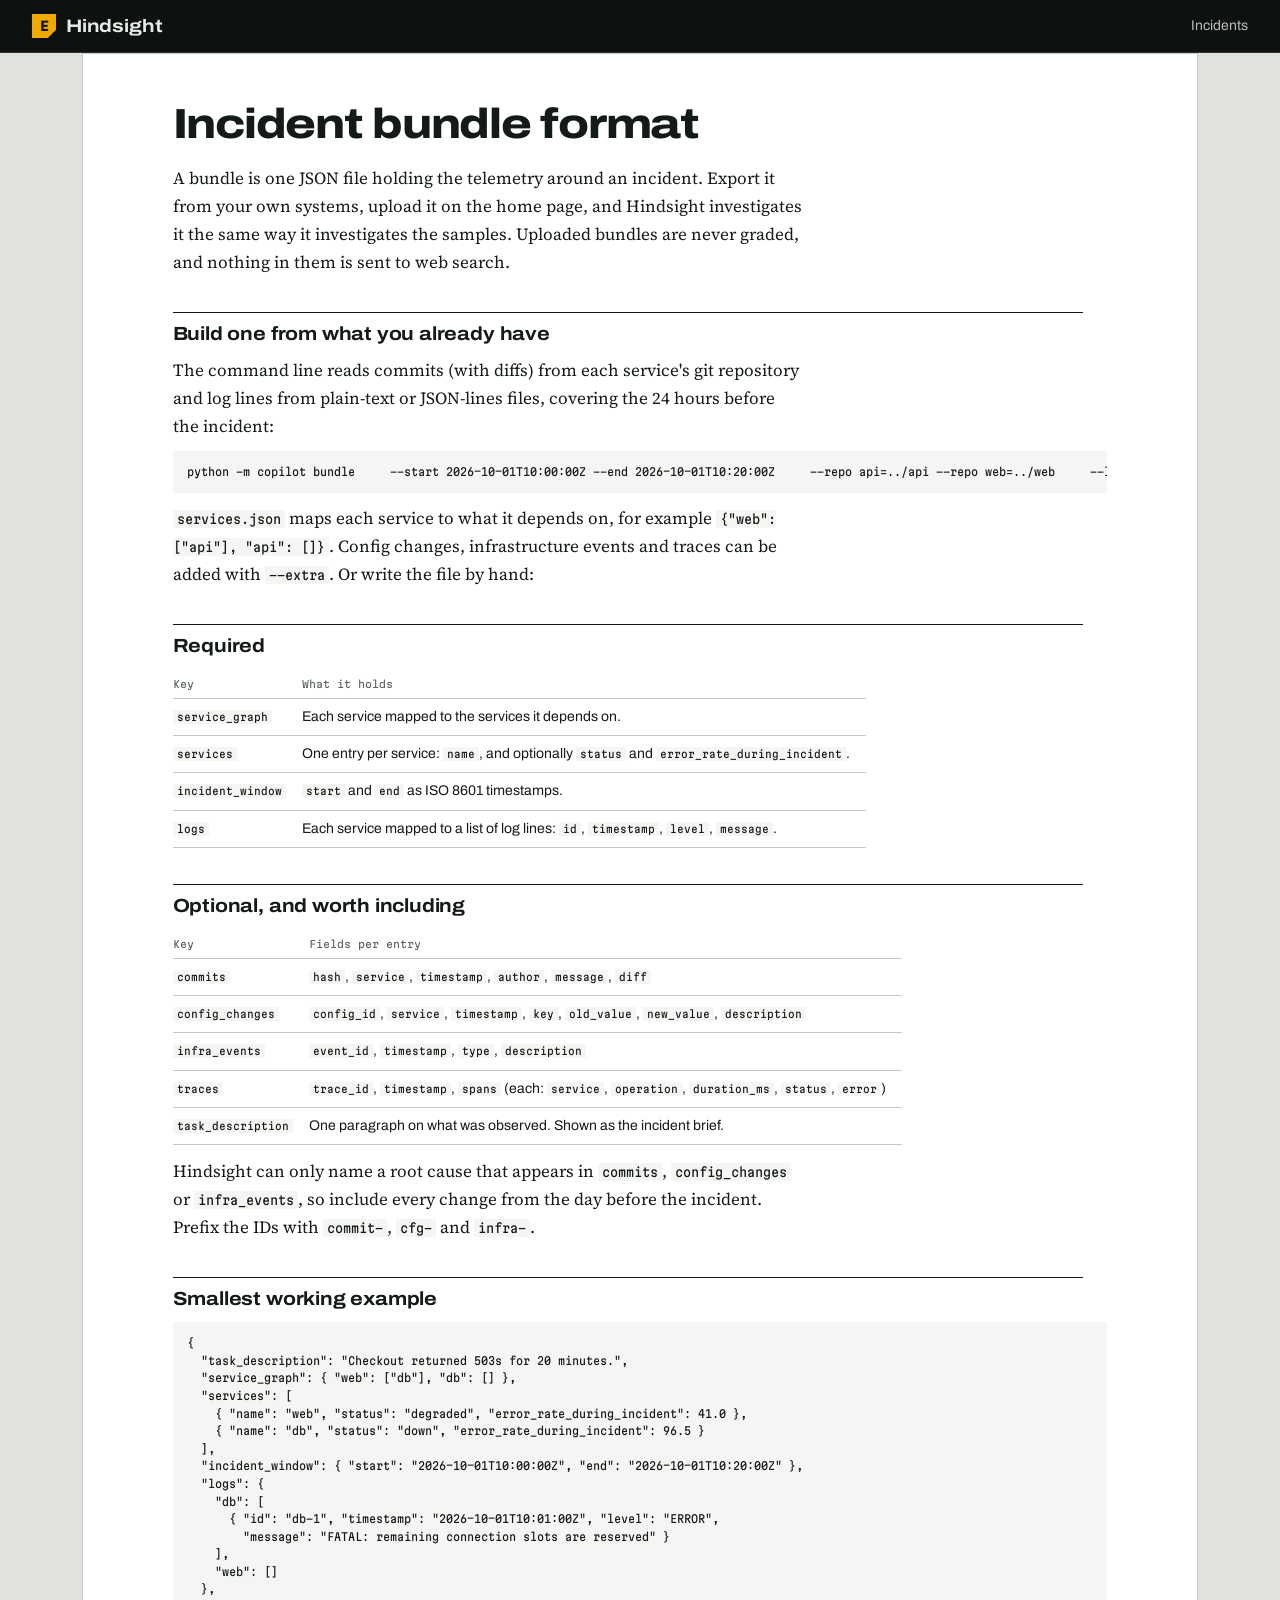
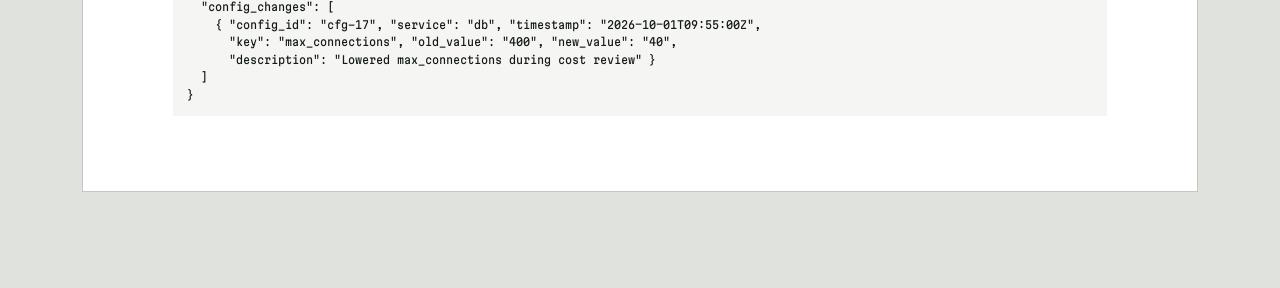
<file: static/copilot/bundle-format.html>
<!doctype html>
<html lang="en">
<head>
<meta charset="utf-8">
<meta name="viewport" content="width=device-width, initial-scale=1">
<title>Incident bundle format · Hindsight</title>
<link rel="preconnect" href="https://fonts.googleapis.com">
<link rel="preconnect" href="https://fonts.gstatic.com" crossorigin>
<link href="https://fonts.googleapis.com/css2?family=Archivo:ital,wdth,wght@0,62..125,400..800;1,62..125,400..800&family=Martian+Mono:wdth,wght@75..112,400..700&family=Source+Serif+4:opsz,wght@8..60,400;8..60,600&display=swap" rel="stylesheet">
<link rel="stylesheet" href="/static/copilot/copilot.css?v=7">
</head>
<body>
<header class="bar">
  <a class="brand" href="/" aria-label="Hindsight home">
    <span class="brand-mark" aria-hidden="true">E</span>
    <span class="brand-name">Hindsight</span>
  </a>
  <p class="bar-note"></p>
  <nav class="bar-nav"><a href="/">Incidents</a></nav>
</header>
<main class="home">
  <article class="doc">
    <h1>Incident bundle format</h1>
    <p>A bundle is one JSON file holding the telemetry around an incident. Export it from your own systems, upload it on the home page, and Hindsight investigates it the same way it investigates the samples. Uploaded bundles are never graded, and nothing in them is sent to web search.</p>

    <h2>Build one from what you already have</h2>
    <p>The command line reads commits (with diffs) from each service's git repository and log lines from plain-text or JSON-lines files, covering the 24 hours before the incident:</p>
<pre><code>python -m copilot bundle     --start 2026-10-01T10:00:00Z --end 2026-10-01T10:20:00Z     --repo api=../api --repo web=../web     --logs api=logs/api.log --logs web=logs/web.log     --services services.json --out incident.json</code></pre>
    <p><code>services.json</code> maps each service to what it depends on, for example <code>{"web": ["api"], "api": []}</code>. Config changes, infrastructure events and traces can be added with <code>--extra</code>. Or write the file by hand:</p>

    <h2>Required</h2>
    <table>
      <thead><tr><th>Key</th><th>What it holds</th></tr></thead>
      <tbody>
        <tr><td><code>service_graph</code></td><td>Each service mapped to the services it depends on.</td></tr>
        <tr><td><code>services</code></td><td>One entry per service: <code>name</code>, and optionally <code>status</code> and <code>error_rate_during_incident</code>.</td></tr>
        <tr><td><code>incident_window</code></td><td><code>start</code> and <code>end</code> as ISO 8601 timestamps.</td></tr>
        <tr><td><code>logs</code></td><td>Each service mapped to a list of log lines: <code>id</code>, <code>timestamp</code>, <code>level</code>, <code>message</code>.</td></tr>
      </tbody>
    </table>

    <h2>Optional, and worth including</h2>
    <table>
      <thead><tr><th>Key</th><th>Fields per entry</th></tr></thead>
      <tbody>
        <tr><td><code>commits</code></td><td><code>hash</code>, <code>service</code>, <code>timestamp</code>, <code>author</code>, <code>message</code>, <code>diff</code></td></tr>
        <tr><td><code>config_changes</code></td><td><code>config_id</code>, <code>service</code>, <code>timestamp</code>, <code>key</code>, <code>old_value</code>, <code>new_value</code>, <code>description</code></td></tr>
        <tr><td><code>infra_events</code></td><td><code>event_id</code>, <code>timestamp</code>, <code>type</code>, <code>description</code></td></tr>
        <tr><td><code>traces</code></td><td><code>trace_id</code>, <code>timestamp</code>, <code>spans</code> (each: <code>service</code>, <code>operation</code>, <code>duration_ms</code>, <code>status</code>, <code>error</code>)</td></tr>
        <tr><td><code>task_description</code></td><td>One paragraph on what was observed. Shown as the incident brief.</td></tr>
      </tbody>
    </table>
    <p>Hindsight can only name a root cause that appears in <code>commits</code>, <code>config_changes</code> or <code>infra_events</code>, so include every change from the day before the incident. Prefix the IDs with <code>commit-</code>, <code>cfg-</code> and <code>infra-</code>.</p>

    <h2>Smallest working example</h2>
<pre><code>{
  "task_description": "Checkout returned 503s for 20 minutes.",
  "service_graph": { "web": ["db"], "db": [] },
  "services": [
    { "name": "web", "status": "degraded", "error_rate_during_incident": 41.0 },
    { "name": "db", "status": "down", "error_rate_during_incident": 96.5 }
  ],
  "incident_window": { "start": "2026-10-01T10:00:00Z", "end": "2026-10-01T10:20:00Z" },
  "logs": {
    "db": [
      { "id": "db-1", "timestamp": "2026-10-01T10:01:00Z", "level": "ERROR",
        "message": "FATAL: remaining connection slots are reserved" }
    ],
    "web": []
  },
  "config_changes": [
    { "config_id": "cfg-17", "service": "db", "timestamp": "2026-10-01T09:55:00Z",
      "key": "max_connections", "old_value": "400", "new_value": "40",
      "description": "Lowered max_connections during cost review" }
  ]
}</code></pre>
  </article>
</main>
</body>
</html>
</file>
<file: static/copilot/copilot.css>
/* Hindsight. An instrument-panel desk in daylight: cool housing grey, ink,
   and one loud colour, the amber exhibit tag that ties every claim to its
   evidence. The signature is the tape: the hours before the outage, with
   every change on it, so the culprit can be seen in time. */
:root {
  --housing: #dfe2dd;
  --panel: #f5f6f3;
  --ink: #141a16;
  --graphite: #59615b;
  --rule: #c3c8c1;
  --amber: #f2a900;
  --alarm: #d33a22;
  --steady: #2d7550;
  --triage: #3b6e8f;
  --reason: #6a4c93;
  --writer: #8a5a2b;
  --ui: "Archivo", system-ui, sans-serif;
  --prose: "Source Serif 4", Georgia, serif;
  --mono: "Martian Mono", ui-monospace, Consolas, monospace;
}

* { box-sizing: border-box; }
html { scroll-behavior: smooth; }
body {
  margin: 0;
  background: var(--housing);
  color: var(--ink);
  font: 400 15px/1.55 var(--ui);
  font-variation-settings: "wdth" 100;
}
[hidden] { display: none !important; }
a { color: inherit; text-underline-offset: 3px; text-decoration-thickness: 1px; }
:focus-visible { outline: 2px solid var(--ink); outline-offset: 2px; box-shadow: 0 0 0 5px var(--amber); }
h1, h2, h3, p, ul, ol, dl, dd, figure { margin: 0; padding: 0; }
ul, ol { list-style: none; }
code, pre, .mono { font-family: var(--mono); font-variation-settings: "wdth" 87; }

/* --- top bar --- */
.bar {
  position: sticky; top: 0; z-index: 20;
  display: flex; align-items: center; gap: 24px;
  padding: 14px 32px; background: #0d1210; color: #e6e9e4; border-bottom: 1px solid #2b3530;
}
.brand { display: flex; align-items: center; gap: 10px; text-decoration: none; }
.brand-mark {
  display: grid; place-items: center; width: 24px; height: 24px;
  background: var(--amber); color: var(--ink);
  font: 800 13px/1 var(--mono);
  clip-path: polygon(0 0, 100% 0, 100% 66%, 66% 100%, 0 100%);
}
.brand-name { font: 700 18px/1 var(--ui); font-variation-settings: "wdth" 118; letter-spacing: -.01em; }
.bar-note { flex: 1; font: 400 11px/1.4 var(--mono); color: #8e968f; }
.bar-nav { display: flex; gap: 22px; font-size: 14px; }
.bar-nav a { text-decoration: none; color: #b9c0ba; }
.bar-nav a:hover { color: #fff; text-decoration: underline; }

/* --- shared --- */
.section-head {
  display: flex; align-items: baseline; justify-content: space-between; gap: 16px;
  border-bottom: 1px solid var(--ink); padding-bottom: 8px; margin-bottom: 14px;
}
h2 { font: 700 20px/1.15 var(--ui); font-variation-settings: "wdth" 112; letter-spacing: -.01em; }
h3 { font: 600 11px/1.3 var(--mono); font-variation-settings: "wdth" 87; letter-spacing: .02em; color: var(--graphite); margin: 20px 0 8px; }
.hint { color: var(--graphite); font-size: 14px; max-width: 68ch; margin-bottom: 18px; }
.eyebrow { font: 400 11px/1.4 var(--mono); font-variation-settings: "wdth" 87; color: var(--graphite); margin-bottom: 8px; }
.notice {
  border-left: 3px solid var(--amber); background: var(--panel);
  padding: 10px 14px; margin-top: 20px; max-width: 68ch; font-size: 14px;
}
.notice.bad { border-color: var(--alarm); }
button, .button {
  font: 600 13px/1 var(--ui); color: var(--panel); background: var(--ink);
  border: 1px solid var(--ink); border-radius: 2px; padding: 9px 14px;
  cursor: pointer; text-decoration: none; display: inline-block;
}
button:hover, .button:hover { background: #2a332d; }
button:disabled { opacity: .4; cursor: not-allowed; }
button.quiet, .button.quiet {
  background: transparent; color: var(--ink); border-color: transparent;
  text-decoration: underline; text-underline-offset: 3px; padding-left: 4px; padding-right: 4px;
}
button.quiet:hover { color: var(--graphite); background: transparent; }

/* The exhibit tag: E1.. evidence and R1.. references. */
.tag {
  display: inline-block; min-width: 2.2em; text-align: center;
  font: 700 11px/1 var(--mono); font-variation-settings: "wdth" 87;
  color: var(--ink); background: var(--amber);
  padding: 4px 7px 4px 5px; border: 0; border-radius: 0; vertical-align: 1px;
  clip-path: polygon(0 0, 100% 0, 100% 60%, 78% 100%, 0 100%);
  cursor: pointer; text-decoration: none;
}
.tag:hover { background: var(--ink); color: var(--amber); }
.tag.ref { background: var(--rule); }
.tag.ref:hover { background: var(--ink); color: var(--panel); }

/* --- home --- */
.home { max-width: 1180px; margin: 0 auto; padding: 0 32px 96px; }
/* --- the story: Sunday evening's outage to Monday morning's postmortem --- */
.story {
  --night: #0d1210; --night-2: #161e1a; --night-ink: #e6e9e4; --night-dim: #8e968f;
  --night-rule: #2b3530; --hot: #ff5b3a; --ok: #3fb27f;
  background: var(--night); color: var(--night-ink);
}
.scene { padding: 104px max(32px, calc((100% - 1116px) / 2)); }
.story-clock {
  position: sticky; top: 70px; z-index: 5; height: 0; margin: 0; text-align: right;
  padding: 0 max(32px, calc((100% - 1116px) / 2));
  font: 500 11px/1 var(--mono); font-variation-settings: "wdth" 87; color: var(--night-dim);
}
.kicker { font: 500 11px/1.4 var(--mono); font-variation-settings: "wdth" 87; letter-spacing: .1em; text-transform: uppercase; color: var(--night-dim); margin-bottom: 20px; }
.kicker b { color: var(--hot); font-weight: 500; }
.story h1 {
  font: 800 clamp(38px, 6.4vw, 88px)/.95 var(--ui);
  font-variation-settings: "wdth" 125; letter-spacing: -.035em; max-width: 15ch;
}
.story h2 {
  font: 800 clamp(30px, 4.4vw, 58px)/1 var(--ui);
  font-variation-settings: "wdth" 122; letter-spacing: -.03em; max-width: 20ch; margin-bottom: 40px;
}
.story h1 em, .story h2 em { font-style: italic; color: var(--amber); }
.story .lede { max-width: 54ch; font-size: 18px; color: #b9c0ba; margin-top: 28px; }
.scene-ctas { display: flex; flex-wrap: wrap; gap: 10px; margin-top: 28px; }
.story .button, .story button { border-radius: 999px; padding: 12px 20px; font-size: 14px; }
.story .bright { background: var(--amber); border-color: var(--amber); color: var(--ink); }
.story .bright:hover { background: #ffc233; }
.story .ghost { background: transparent; border: 1px solid var(--night-rule); color: var(--night-ink); }
.story .ghost:hover { border-color: var(--night-dim); background: transparent; }
.story button.quiet { color: var(--night-dim); }
.story button.quiet:hover { color: var(--night-ink); }

/* scene 1: the status wall */
.scene-wall { min-height: calc(100vh - 53px); padding-top: 72px; }
.wall { display: grid; grid-template-columns: repeat(4, minmax(0, 1fr)); gap: 10px; margin-top: 48px; }
.tile {
  position: relative; min-height: 112px; padding: 14px 16px; outline-offset: 2px;
  background: var(--night-2); border: 1px solid var(--night-rule);
  transition: background .5s, border-color .5s;
}
.t-name { font: 500 11px/1.3 var(--mono); font-variation-settings: "wdth" 87; color: var(--night-dim); }
.t-state { display: flex; align-items: center; gap: 7px; margin-top: 6px; font-size: 13px; font-weight: 600; }
.t-state::before { content: ""; width: 7px; height: 7px; border-radius: 50%; background: var(--ok); }
.t-rate { font: 800 30px/1.1 var(--ui); font-variation-settings: "wdth" 112; font-variant-numeric: tabular-nums; margin-top: 8px; }
.t-rate small { font-size: 13px; font-weight: 500; color: var(--night-dim); margin-left: 3px; }
.t-deps { position: absolute; left: 16px; right: 16px; bottom: 10px; font: 400 10px/1.3 var(--mono); color: var(--night-dim); opacity: 0; transition: opacity .2s; }
.tile:hover .t-deps, .tile:focus-visible .t-deps { opacity: 1; }
.tile:hover .t-rate, .tile:focus-visible .t-rate { opacity: .15; }
.tile.degraded { border-color: #6b5410; }
.tile.degraded .t-state::before { background: var(--amber); }
.tile.down { background: #2b1410; border-color: var(--hot); }
.tile.down .t-state::before { background: var(--hot); animation: blink 1s steps(2) infinite; }
.tile.down .t-rate, .tile.degraded .t-rate { color: var(--night-ink); }
.tile.down .t-rate { color: var(--hot); }
.wall-foot { display: flex; align-items: center; gap: 14px; margin-top: 12px; font: 500 12px var(--mono); font-variation-settings: "wdth" 87; color: var(--night-dim); }
.story .wall-foot .ghost { padding: 5px 12px; font-size: 12px; }

/* scene 2: the guessing game */
.game { max-width: 980px; }
.g-tape { position: relative; height: 92px; }
.g-tape::before { content: ""; position: absolute; left: 0; right: 0; top: 46px; height: 1px; background: var(--night-dim); }
.g-window {
  position: absolute; top: 10px; bottom: 10px; right: 0;
  background: repeating-linear-gradient(-45deg, rgba(255, 91, 58, .22) 0 4px, rgba(255, 91, 58, .07) 4px 8px);
  border-left: 2px solid var(--hot);
}
.g-tick {
  position: absolute; top: 18px; width: 16px; height: 56px; margin-left: -8px;
  background: none !important; border: 0; padding: 0; border-radius: 0 !important; cursor: pointer;
}
.g-tick::before { content: ""; position: absolute; left: 7px; top: 8px; bottom: 8px; width: 2px; background: var(--night-dim); transition: all .2s; }
.g-tick.config::before { top: 16px; bottom: 16px; }
.g-tick.infra::before { top: 18px; bottom: 18px; background: var(--hot); }
.g-tick:hover::before { background: var(--night-ink); }
.g-tick.sel::before { left: 5px; width: 6px; top: 0; bottom: 0; background: var(--night-ink); }
.g-tick.out::before { opacity: .2; }
.g-tick.hit::before { left: 4px; width: 8px; top: -6px; bottom: -6px; background: var(--amber); }
.g-onset { position: absolute; top: 62px; width: 7px; height: 7px; margin-left: -3px; border-radius: 50%; background: var(--hot); }
.g-axis { position: relative; display: flex; justify-content: space-between; height: 14px; font: 400 10px/1 var(--mono); font-variation-settings: "wdth" 87; color: var(--night-dim); }
.g-axis .g-mid { position: absolute; }
.g-card {
  display: grid; grid-template-columns: 210px minmax(0, 1fr); gap: 6px 28px; align-items: start;
  margin-top: 22px; padding: 22px 24px; min-height: 118px;
  background: var(--night-2); border: 1px solid var(--night-rule);
}
.g-card.miss { animation: shake .35s; border-color: var(--hot); }
.g-card.hit { border-color: var(--amber); box-shadow: inset 4px 0 var(--amber); }
.g-meta { font: 400 11px/1.7 var(--mono); font-variation-settings: "wdth" 87; color: var(--night-dim); }
.g-meta b { color: var(--night-ink); font-weight: 500; }
.g-what { font: 600 clamp(18px, 2vw, 24px)/1.3 var(--ui); font-variation-settings: "wdth" 108; letter-spacing: -.01em; }
.g-controls { display: flex; flex-wrap: wrap; gap: 8px; margin-top: 14px; }
.g-verdict { margin-top: 18px; min-height: 1.6em; font-size: 16px; color: var(--night-dim); max-width: 64ch; }
.g-verdict strong { color: var(--night-ink); }
.g-verdict.hit strong { color: var(--amber); }
.g-verdict.miss strong { color: var(--hot); }
@keyframes shake { 25% { transform: translateX(-6px); } 75% { transform: translateX(6px); } }

/* scene 3: the evidence */
.proof { display: grid; grid-template-columns: minmax(0, 1fr) minmax(0, 1.5fr); gap: 48px; align-items: start; }
.p-chain { position: sticky; top: 110px; border-left: 1px solid var(--night-rule); padding-left: 22px; }
.p-chain li { position: relative; padding: 0 0 26px; }
.p-chain li::before { content: ""; position: absolute; left: -27px; top: 6px; width: 9px; height: 9px; border-radius: 50%; background: var(--hot); }
.p-chain li:first-child::before { background: var(--amber); }
.p-chain .p-svc { font: 700 20px/1.2 var(--ui); font-variation-settings: "wdth" 112; }
.p-chain .p-eff { display: block; font: 500 11px/1.6 var(--mono); font-variation-settings: "wdth" 87; color: var(--hot); margin-bottom: 4px; }
.p-chain .p-cause { display: block; font: 500 11px/1.6 var(--mono); color: var(--amber); }
.p-exhibits { display: flex; flex-direction: column; gap: 14px; }
.p-exhibits li {
  background: var(--panel); color: var(--ink); box-shadow: inset 3px 0 var(--amber);
  opacity: 0; transform: translateY(18px); transition: opacity .6s, transform .6s;
}
.p-exhibits li.in { opacity: 1; transform: none; }
.p-exhibits header { display: flex; gap: 10px; align-items: center; padding: 10px 14px; border-bottom: 1px solid var(--rule); }
.p-exhibits header code { font-size: 11px; font-weight: 500; overflow-wrap: anywhere; }
.p-exhibits pre { margin: 0; padding: 12px 14px; font-size: 11px; line-height: 1.6; white-space: pre-wrap; overflow-wrap: anywhere; }
.p-exhibits .err { color: var(--alarm); font-weight: 500; }
.p-exhibits .add { color: var(--steady); }
.p-exhibits .del { color: var(--alarm); }

/* scene 4: morning */
.scene-morning {
  padding-top: 42vh; padding-bottom: 96px; color: var(--ink);
  background: linear-gradient(var(--night) 0, #2f3833 16%, #9aa29b 34%, #d3d7d1 46%, var(--housing) 58%);
}
.scene-morning .kicker { color: var(--graphite); }
.story .scene-morning h2 em { font-style: normal; color: inherit; background: linear-gradient(transparent 62%, var(--amber) 62%, var(--amber) 90%, transparent 90%); }
.m-doc {
  max-width: 760px; padding: 40px clamp(18px, 5vw, 60px) 44px; background: #fff; border: 1px solid var(--rule);
  font: 400 17px/1.65 var(--prose); box-shadow: 0 40px 70px -40px rgba(13, 18, 16, .45);
}
.m-doc h3 { margin: 0 0 4px; }
.m-doc h4 { margin: 24px 0 6px; font: 600 11px/1.3 var(--mono); color: var(--graphite); }
.m-doc p { margin: 0 0 10px; }
.m-doc ol { list-style: decimal; margin: 0 0 0 20px; }
.m-doc li { margin: 6px 0; }
.m-doc code { font-size: .72em; background: var(--panel); padding: 1px 4px; }
.story .scene-morning .button.quiet { color: var(--ink); }
.intake, .history, .measured { margin-top: 64px; }
.upload input { position: absolute; opacity: 0; width: 1px; height: 1px; }
.upload span { font-size: 14px; text-decoration: underline; text-underline-offset: 3px; cursor: pointer; }
.upload input:focus-visible + span { outline: 2px solid var(--ink); outline-offset: 2px; box-shadow: 0 0 0 5px var(--amber); }

/* incident docket: one row per incident */
.cases { border-top: 1px solid var(--rule); }
.case-row {
  display: grid; grid-template-columns: 150px minmax(0, 1fr) auto; gap: 8px 28px; align-items: center;
  padding: 16px 0; border-bottom: 1px solid var(--rule);
}
.case-meta { display: flex; flex-direction: column; gap: 3px; font: 400 11px/1.3 var(--mono); font-variation-settings: "wdth" 87; color: var(--graphite); }
.case-meta .level { color: var(--ink); font-weight: 600; }
.case-row h3 { margin: 0 0 3px; font: 600 16px/1.3 var(--ui); letter-spacing: -.005em; color: var(--ink); }
.case-row p { font-size: 14px; color: var(--graphite); max-width: 72ch; }
.case-actions { display: flex; gap: 6px; align-items: center; justify-content: flex-end; }

/* leaderboard */
.table-scroll { overflow-x: auto; }
.board { width: 100%; border-collapse: collapse; }
.board th { text-align: left; font: 400 11px var(--mono); font-variation-settings: "wdth" 87; color: var(--graphite); padding-bottom: 8px; }
.board th, .board td { padding: 12px 16px 12px 0; border-bottom: 1px solid var(--rule); vertical-align: middle; }
.board td:first-child { font-weight: 500; }
.board td.num { font: 700 22px/1 var(--ui); font-variation-settings: "wdth" 112; white-space: nowrap; width: 150px; font-variant-numeric: tabular-nums; }
.board td.num i { display: block; height: 3px; margin-top: 7px; background: var(--rule); max-width: 120px; }
.board td.num i b { display: block; height: 100%; background: var(--graphite); }
.board tr.model td.num i b { background: var(--ink); }
.board tr.model td:first-child { box-shadow: inset 3px 0 var(--amber); padding-left: 12px; }
.board tr.reference td.num i b { background: var(--steady); }
.board td small { display: block; font: 400 11px/1.5 var(--mono); font-variation-settings: "wdth" 87; color: var(--graphite); margin-top: 2px; }
.board td.cost { font: 400 12px var(--mono); white-space: nowrap; }
.m-oracle { background: var(--steady) !important; }

.runs li {
  display: grid; grid-template-columns: 1fr auto auto auto; gap: 20px; align-items: center;
  padding: 12px 0; border-bottom: 1px solid var(--rule);
}
.runs li:first-child { border-top: 1px solid var(--rule); }
.runs a { font-weight: 500; }
.runs .cell { font: 400 11px/1.2 var(--mono); font-variation-settings: "wdth" 87; color: var(--graphite); white-space: nowrap; }
.pill { font: 500 11px/1 var(--mono); font-variation-settings: "wdth" 87; padding: 5px 8px; border-radius: 2px; background: var(--panel); border: 1px solid var(--rule); }
.pill.good { color: var(--steady); border-color: currentColor; }
.pill.bad { color: var(--alarm); border-color: currentColor; }

/* --- desk --- */
.desk { padding: 28px 32px 96px; max-width: 1680px; margin: 0 auto; }
.desk-head { display: grid; grid-template-columns: minmax(240px, 1fr) auto auto; gap: 32px; align-items: end; }
.desk-head h1 { font: 800 clamp(26px, 2.6vw, 36px)/1.05 var(--ui); font-variation-settings: "wdth" 118; letter-spacing: -.025em; }

.rail { display: flex; }
.rail li {
  position: relative; padding: 8px 18px 8px 12px; min-width: 128px;
  border-top: 3px solid var(--rule); color: var(--graphite);
}
.rail span { display: block; font-weight: 600; font-size: 13px; }
.rail small { display: block; font: 400 10px/1.4 var(--mono); font-variation-settings: "wdth" 80; max-width: 160px; overflow: hidden; text-overflow: ellipsis; white-space: nowrap; }
.rail li.active { border-top-color: var(--amber); color: var(--ink); }
.rail li.active span::after { content: ""; display: inline-block; width: 6px; height: 6px; margin-left: 7px; vertical-align: 2px; background: var(--amber); animation: blink 1s steps(2) infinite; }
.rail li.done { border-top-color: var(--ink); color: var(--ink); }
.rail li.skipped { border-top-style: dotted; }
.rail li.skipped span { text-decoration: line-through; }
@keyframes blink { 50% { opacity: 0; } }

.meter { display: flex; gap: 26px; }
.meter dt { font: 400 10px/1 var(--mono); font-variation-settings: "wdth" 87; color: var(--graphite); }
.meter dd { font: 700 24px/1.2 var(--ui); font-variation-settings: "wdth" 112; font-variant-numeric: tabular-nums; }

/* the tape: hours before the outage, every change on it */
.tape { margin-top: 26px; padding: 14px 0 0; border-top: 1px solid var(--ink); }
.tape-head h3 { margin: 0; }
.tape-head { display: flex; justify-content: space-between; gap: 16px; font: 400 10px/1.4 var(--mono); font-variation-settings: "wdth" 87; color: var(--graphite); }
.tape-track { position: relative; height: 64px; margin: 8px 0 4px; }
.tape-track::before { content: ""; position: absolute; left: 0; right: 0; top: 32px; height: 1px; background: var(--ink); }
.tape-window {
  position: absolute; top: 6px; bottom: 6px;
  background: repeating-linear-gradient(-45deg, rgba(211, 58, 34, .16) 0 4px, rgba(211, 58, 34, .06) 4px 8px);
  border-left: 2px solid var(--alarm);
}
.tick {
  position: absolute; top: 20px; width: 2px; height: 24px; margin-left: -1px;
  background: var(--graphite);
}
.tick.cfg { height: 16px; top: 24px; }
.tick.infra { background: var(--alarm); height: 14px; top: 25px; }
.tick.culprit { background: var(--amber); width: 6px; margin-left: -3px; top: 6px; height: 52px; animation: drop .5s cubic-bezier(.2, .9, .3, 1.3); }
.tick.culprit::after {
  content: attr(data-label); position: absolute; top: -2px; left: 10px; white-space: nowrap;
  font: 700 10px/1 var(--mono); font-variation-settings: "wdth" 87; background: var(--amber); color: var(--ink); padding: 3px 5px;
}
.tick.culprit.flip::after { left: auto; right: 10px; }
@keyframes drop { from { transform: scaleY(.2); opacity: 0; } }
.onset-dot { position: absolute; top: 46px; width: 7px; height: 7px; margin-left: -3px; border-radius: 50%; background: var(--alarm); }
.tape-break { position: absolute; top: 24px; width: 10px; height: 17px; margin-left: -5px; background: var(--housing); border-left: 1px solid var(--ink); border-right: 1px solid var(--ink); transform: skewX(-18deg); }
.tape-mid { position: absolute; }
.tape-axis { position: relative; display: flex; justify-content: space-between; font: 400 10px/1 var(--mono); font-variation-settings: "wdth" 87; color: var(--graphite); }
.tape-key { display: flex; flex-wrap: wrap; gap: 18px; margin-top: 10px; font-size: 12px; color: var(--graphite); }
.tape-key i { display: inline-block; width: 2px; height: 12px; background: var(--graphite); margin-right: 6px; vertical-align: -2px; }
.tape-key i.k-cfg { height: 8px; vertical-align: 0; }
.tape-key i.k-infra { background: var(--alarm); height: 8px; vertical-align: 0; }
.tape-key i.k-win { width: 12px; background: rgba(211, 58, 34, .18); border-left: 2px solid var(--alarm); }
.tape-key i.k-onset { width: 7px; height: 7px; border-radius: 50%; background: var(--alarm); vertical-align: 1px; }

.columns {
  display: grid; grid-template-columns: minmax(280px, 1fr) minmax(380px, 1.4fr) minmax(300px, 1fr);
  gap: 20px; margin-top: 28px; align-items: start;
}
.col { background: var(--panel); border: 1px solid var(--rule); padding: 18px 20px 22px; min-width: 0; }
.col > h2 { padding-bottom: 8px; margin-bottom: 14px; border-bottom: 1px solid var(--ink); }

.brief { font-size: 15px; }
.window { font: 400 11px/1.6 var(--mono); color: var(--graphite); margin-top: 8px; }
.map { margin-top: 18px; }
.map-scroll { overflow-x: auto; }
.map svg { width: 100%; max-width: 420px; height: auto; display: block; margin: 0 auto; background:
  radial-gradient(var(--rule) 1px, transparent 1.2px) 0 0 / 16px 16px; }
.map figcaption { font-size: 12px; color: var(--graphite); margin-top: 8px; }
.node rect { fill: var(--panel); stroke: var(--ink); stroke-width: 1.2; }
.node.down rect { stroke: var(--alarm); stroke-width: 2.2; }
.node.degraded rect { stroke: var(--amber); stroke-width: 2.2; }
.node text { font: 600 12px var(--ui); fill: var(--ink); }
.node .rate { font: 400 9.5px var(--mono); fill: var(--graphite); }
.node.down .rate { fill: var(--alarm); }
.edge { stroke: #98a097; stroke-width: 1.2; fill: none; }
.spread { stroke: var(--alarm); stroke-width: 2.2; fill: none; stroke-dasharray: 6 5; animation: creep 1.2s linear infinite; }
.pin circle { fill: var(--alarm); }
.pin text { font: 700 11px var(--mono); fill: #fff; text-anchor: middle; }
@keyframes creep { to { stroke-dashoffset: -22; } }

.onset li { display: flex; justify-content: space-between; gap: 10px; padding: 6px 0; border-top: 1px solid var(--rule); font-size: 13px; }
.onset li span { font: 400 11px var(--mono); color: var(--graphite); white-space: nowrap; }
.changes { max-height: 300px; overflow-y: auto; padding: 0 8px; margin: 0 -8px; border-bottom: 1px solid var(--rule); }
.changes li { display: grid; grid-template-columns: auto 1fr; gap: 2px 10px; padding: 8px 0; border-top: 1px solid var(--rule); font-size: 13px; }
.changes code { font-size: 11px; font-weight: 500; }
.changes .when { grid-column: 2; font: 400 10px var(--mono); color: var(--graphite); }
.changes li.culprit { background: #fbecc4; margin: 0 -8px; padding: 8px; box-shadow: inset 3px 0 var(--amber); }

/* evidence ledger */
.exhibits { display: flex; flex-direction: column; gap: 10px; }
.thought { font-size: 14px; color: var(--graphite); padding-left: 12px; border-left: 2px solid var(--rule); }
.thought b { font: 500 10px var(--mono); color: #fff; padding: 2px 5px; border-radius: 2px; margin-right: 7px; background: var(--graphite); }
.m-triage { background: var(--triage) !important; }
.m-reason { background: var(--reason) !important; }
.m-writer { background: var(--writer) !important; }
.exhibit { background: #fff; border: 1px solid var(--rule); box-shadow: inset 3px 0 var(--amber); scroll-margin-top: 16px; animation: arrive .35s ease-out; }
.exhibit.flash { animation: flash 1.4s ease-out; }
@keyframes arrive { from { opacity: 0; transform: translateY(6px); } }
@keyframes flash { from { background: #fbe3a0; } to { background: #fff; } }
.exhibit header { display: flex; align-items: center; gap: 10px; padding: 8px 10px 8px 12px; border-bottom: 1px solid var(--rule); }
.exhibit header code { font-size: 11px; font-weight: 500; overflow-wrap: anywhere; flex: 1; }
.exhibit pre {
  margin: 0; padding: 10px 12px; font-size: 11px; line-height: 1.6;
  white-space: pre-wrap; overflow-wrap: anywhere; max-height: 9.8em; overflow: hidden;
}
.exhibit.open pre { max-height: none; }
.exhibit pre .err { color: var(--alarm); font-weight: 500; }
.exhibit pre .add { color: var(--steady); }
.exhibit pre .del { color: var(--alarm); }
.exhibit .more { border: 0; border-top: 1px solid var(--rule); width: 100%; border-radius: 0; font: 500 11px var(--mono); padding: 7px; background: var(--panel); color: var(--graphite); }
.exhibit .more:hover { color: var(--ink); }
.rejected { font: 400 11px/1.5 var(--mono); color: var(--graphite); padding-left: 12px; border-left: 2px dashed var(--rule); }
.working { display: flex; align-items: center; gap: 10px; margin-top: 14px; font-size: 13px; color: var(--graphite); }
.pulse { width: 8px; height: 8px; background: var(--amber); animation: blink 1s steps(2) infinite; }

/* findings */
.pending { color: var(--graphite); font-size: 14px; }
.cause-id { font: 700 26px/1.1 var(--mono); font-variation-settings: "wdth" 87; letter-spacing: -.02em; overflow-wrap: anywhere; }
.cause-what { font-size: 14px; color: var(--graphite); margin-top: 4px; }
.confidence { margin: 14px 0; }
.confidence i { display: block; height: 3px; background: var(--rule); }
.confidence i b { display: block; height: 100%; background: var(--ink); }
.confidence span { font: 400 10px var(--mono); color: var(--graphite); }
.summary { font: 400 16px/1.55 var(--prose); }
.hops { counter-reset: hop; margin-top: 4px; }
.hops li { counter-increment: hop; position: relative; padding: 9px 0 9px 32px; border-top: 1px solid var(--rule); font-size: 14px; }
.hops li::before {
  content: counter(hop); position: absolute; left: 0; top: 9px;
  width: 20px; height: 20px; border-radius: 50%; background: var(--alarm); color: #fff;
  font: 700 10px/20px var(--mono); text-align: center;
}
.hops strong { font-weight: 600; }
.hops .effect { font: 500 10px var(--mono); color: var(--alarm); }
.plain li { padding: 7px 0; border-top: 1px solid var(--rule); font-size: 13.5px; }
.plain code { font-size: 11px; font-weight: 500; }
.grade { margin-top: 20px; border-top: 3px solid var(--steady); padding-top: 12px; }
.grade.wrong { border-color: var(--alarm); }
.grade .score { font: 800 44px/1 var(--ui); font-variation-settings: "wdth" 118; letter-spacing: -.03em; font-variant-numeric: tabular-nums; }
.grade .verdict { font-weight: 600; color: var(--steady); }
.grade.wrong .verdict { color: var(--alarm); }
.grade table { width: 100%; border-collapse: collapse; margin-top: 10px; font: 400 11px var(--mono); }
.grade td { padding: 4px 0; border-top: 1px solid var(--rule); }
.grade td:last-child { text-align: right; }
.grade .truth { font-size: 13px; color: var(--graphite); margin-top: 10px; }
.reflist li { padding: 8px 0; border-top: 1px solid var(--rule); font-size: 13.5px; scroll-margin-top: 16px; }
.q { font: 400 10.5px var(--mono); color: var(--graphite); }

/* postmortem document: set as a written report */
.doc-wrap { margin-top: 36px; }
.doc-actions { display: flex; gap: 8px; }
.doc { background: #fff; border: 1px solid var(--rule); padding: 48px clamp(18px, 7vw, 96px) 64px; font: 400 17px/1.65 var(--prose); }
.doc > * { max-width: 70ch; }
.doc h1 { font: 800 clamp(28px, 3.4vw, 42px)/1.05 var(--ui); font-variation-settings: "wdth" 118; letter-spacing: -.03em; margin-bottom: 18px; }
.doc h2 { font: 700 19px/1.2 var(--ui); font-variation-settings: "wdth" 112; margin: 36px 0 10px; padding-top: 10px; border-top: 1px solid var(--ink); }
.doc p { margin: 10px 0; }
.doc ul, .doc ol { margin: 8px 0 8px 22px; }
.doc ul { list-style: square; }
.doc ol { list-style: decimal; }
.doc li { margin: 5px 0; }
.doc code { font-size: .74em; background: var(--panel); padding: 1px 4px; }
.doc pre { max-width: none; background: var(--panel); padding: 12px 14px; overflow-x: auto; font-size: 11px; line-height: 1.6; }
.doc pre code { background: none; padding: 0; font-size: inherit; }
.doc table { border-collapse: collapse; margin: 12px 0; font: 400 14px/1.45 var(--ui); max-width: 100%; }
.doc th { text-align: left; font: 400 10px var(--mono); color: var(--graphite); }
.doc th, .doc td { padding: 8px 16px 8px 0; border-bottom: 1px solid var(--rule); vertical-align: top; }

@media (max-width: 1180px) {
  .desk-head { grid-template-columns: 1fr; align-items: start; gap: 18px; }
  .columns { grid-template-columns: 1fr; }
  .rail { flex-wrap: wrap; }
}
@media (max-width: 760px) {
  .wall { grid-template-columns: repeat(2, minmax(0, 1fr)); }
  .g-card { grid-template-columns: 1fr; }
  .proof { grid-template-columns: 1fr; gap: 28px; }
  .p-chain { position: static; }
  .g-axis .g-mid { display: none; }
  .case-row { grid-template-columns: 1fr; }
  .case-meta { flex-direction: row; gap: 12px; }
  .case-actions { justify-content: flex-start; }
}
@media (max-width: 640px) {
  .bar { padding: 12px 16px; flex-wrap: wrap; gap: 12px 20px; }
  .bar-note { display: none; }
  .home, .desk { padding-left: 16px; padding-right: 16px; }
  .rail li { flex: 1 1 50%; min-width: 0; }
  .tape-mid { display: none; }
  .runs li { grid-template-columns: 1fr auto; }
  .runs .cell.opt { display: none; }
  .meter { gap: 18px; }
}
@media (max-width: 640px) {
  .scene { padding-top: 64px; padding-bottom: 64px; padding-left: 16px; padding-right: 16px; }
  .story-clock { padding: 0 16px; }
  .scene-morning { padding-top: 32vh; }
}
@media (prefers-reduced-motion: reduce) {
  * { animation: none !important; transition: none !important; scroll-behavior: auto !important; }
  .p-exhibits li { opacity: 1; transform: none; }
}
.scene, .p-exhibits li, .intake, .measured { scroll-margin-top: 64px; }
</file>
